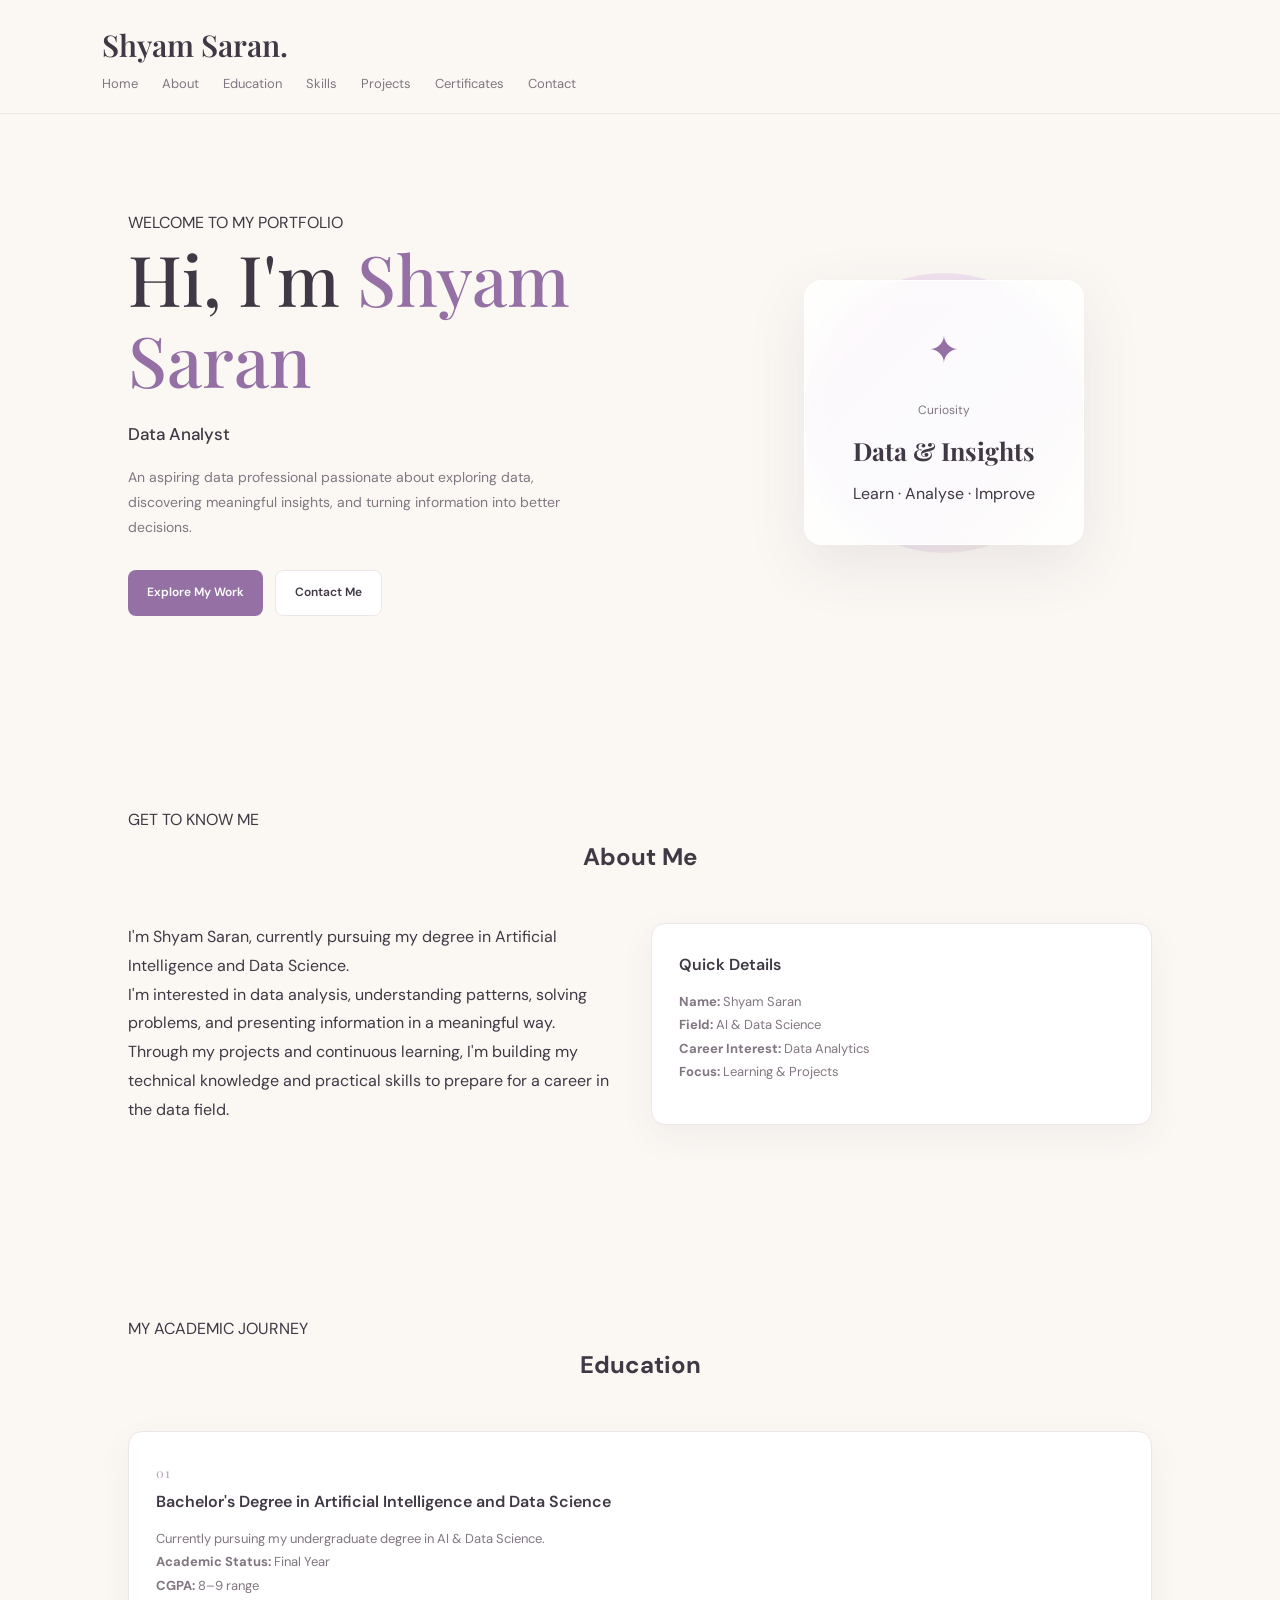
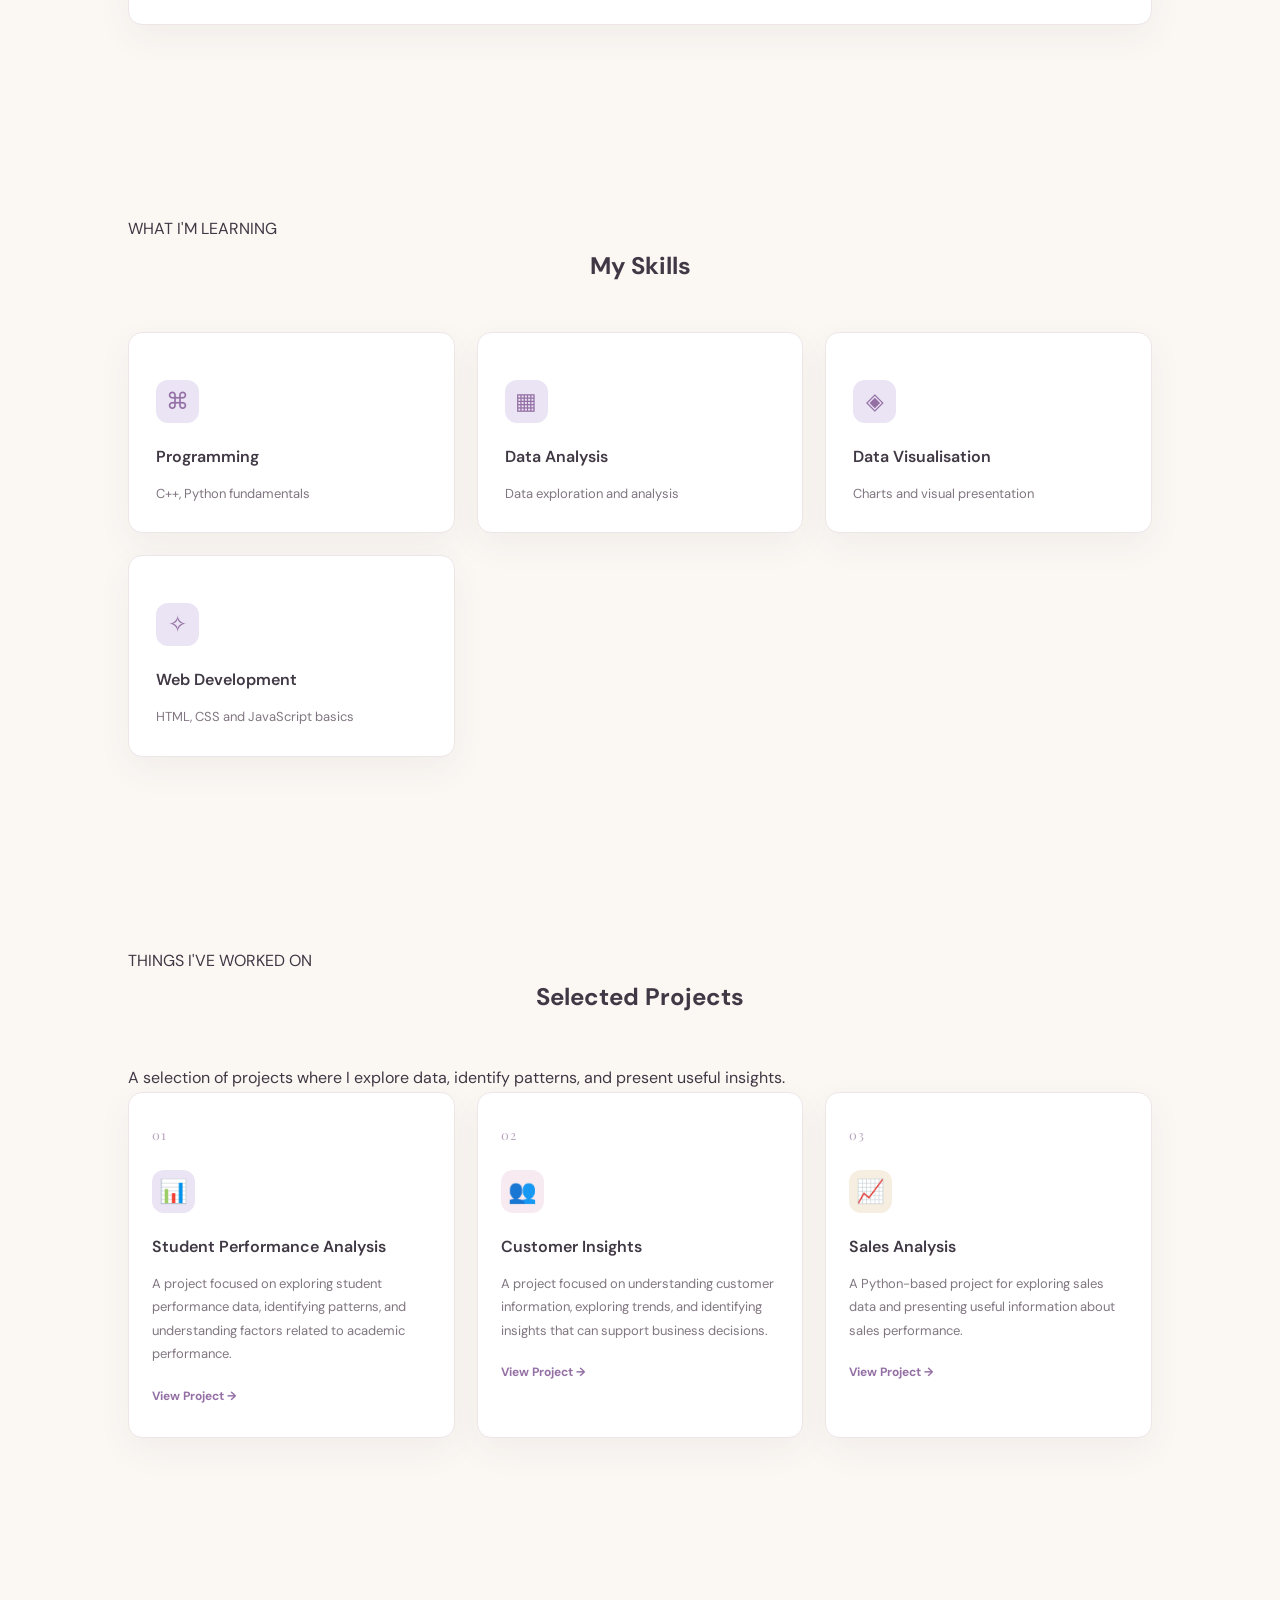
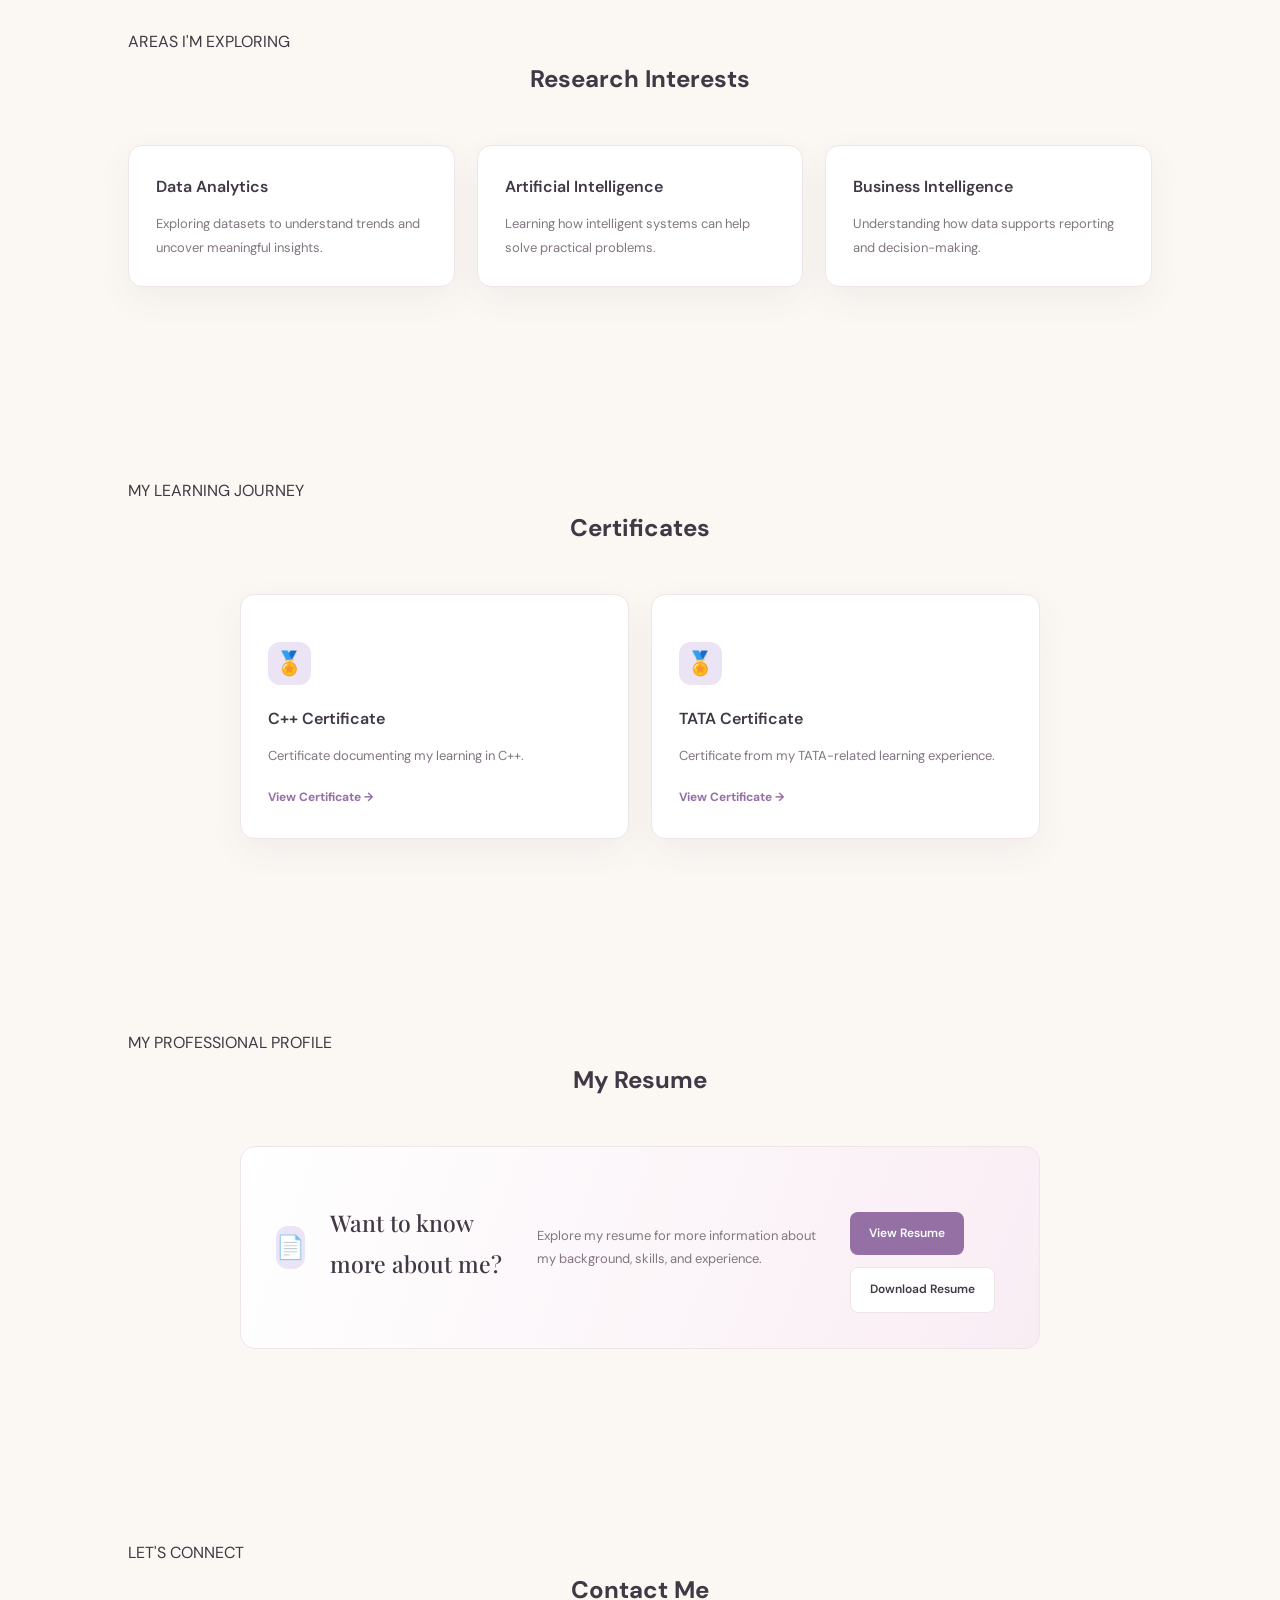
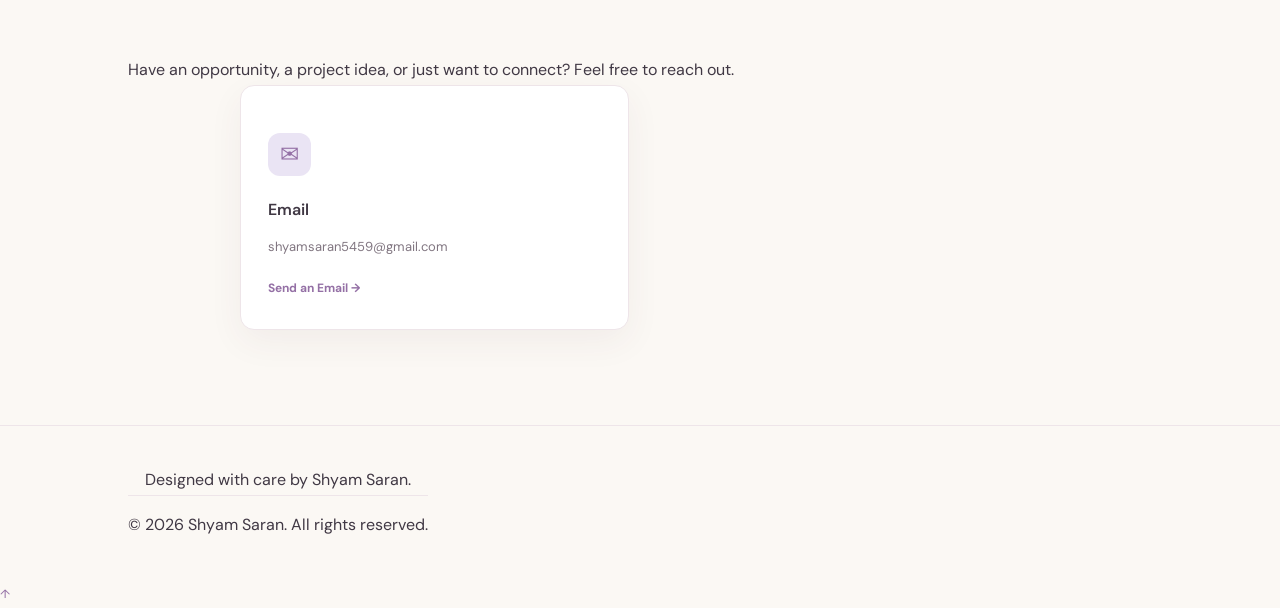
<file: index.html>
<!DOCTYPE html>
<html lang="en">
<head>
    <meta charset="UTF-8">
    <meta name="viewport" content="width=device-width, initial-scale=1.0">

    <title>Shyam Saran | Portfolio</title>

    <meta name="description"
          content="Shyam Saran's portfolio showcasing data analysis projects, skills, education, certificates and resume.">

    <link rel="stylesheet" href="style.css">

    <link rel="preconnect" href="https://fonts.googleapis.com">
    <link rel="preconnect" href="https://fonts.gstatic.com" crossorigin>

    <link href="https://fonts.googleapis.com/css2?family=DM+Sans:wght@400;500;600;700&family=Playfair+Display:wght@500;600;700&display=swap"
          rel="stylesheet">
</head>

<body>

    <!-- NAVIGATION -->
    <header class="navbar">
        <div class="container nav-container">

            <a href="#home" class="logo">Shyam Saran.</a>

            <nav class="nav-links">
                <a href="#home">Home</a>
                <a href="#about">About</a>
                <a href="#education">Education</a>
                <a href="#skills">Skills</a>
                <a href="#projects">Projects</a>
                <a href="#certificates">Certificates</a>
                <a href="#contact">Contact</a>
            </nav>

        </div>
    </header>


    <main>

        <!-- HOME -->
        <section class="hero section" id="home">

            <div class="container hero-content">

                <p class="hero-label">WELCOME TO MY PORTFOLIO</p>

                <h1>
                    Hi, I'm <span>Shyam Saran</span>
                </h1>

                <h2>Data Analyst</h2>

                <p class="hero-description">
                    An aspiring data professional passionate about exploring
                    data, discovering meaningful insights, and turning
                    information into better decisions.
                </p>

                <div class="hero-buttons">

                    <a href="#projects" class="button primary">
                        Explore My Work
                    </a>

                    <a href="#contact" class="button secondary">
                        Contact Me
                    </a>

                </div>

            </div>

            <div class="hero-art">
                <div class="art-circle"></div>

                <div class="profile-card">
                    <span class="profile-icon">✦</span>
                    <p>Curiosity</p>
                    <h3>Data & Insights</h3>
                    <span class="profile-small">
                        Learn · Analyse · Improve
                    </span>
                </div>
            </div>

        </section>


        <!-- ABOUT -->
        <section class="section" id="about">

            <div class="container">

                <p class="section-subtitle">GET TO KNOW ME</p>

                <h2 class="section-heading">About Me</h2>

                <div class="about-grid">

                    <div class="about-text">

                        <p>
                            I'm Shyam Saran, currently pursuing my degree
                            in Artificial Intelligence and Data Science.
                        </p>

                        <p>
                            I'm interested in data analysis, understanding
                            patterns, solving problems, and presenting
                            information in a meaningful way.
                        </p>

                        <p>
                            Through my projects and continuous learning,
                            I'm building my technical knowledge and
                            practical skills to prepare for a career
                            in the data field.
                        </p>

                    </div>

                    <div class="info-card">

                        <h3>Quick Details</h3>

                        <p>
                            <strong>Name:</strong> Shyam Saran
                        </p>

                        <p>
                            <strong>Field:</strong> AI & Data Science
                        </p>

                        <p>
                            <strong>Career Interest:</strong> Data Analytics
                        </p>

                        <p>
                            <strong>Focus:</strong> Learning & Projects
                        </p>

                    </div>

                </div>

            </div>

        </section>


        <!-- EDUCATION -->
        <section class="section" id="education">

            <div class="container">

                <p class="section-subtitle">MY ACADEMIC JOURNEY</p>

                <h2 class="section-heading">Education</h2>

                <div class="info-card education-card">

                    <span class="project-number">01</span>

                    <h3>
                        Bachelor's Degree in Artificial Intelligence
                        and Data Science
                    </h3>

                    <p>
                        Currently pursuing my undergraduate degree
                        in AI & Data Science.
                    </p>

                    <p>
                        <strong>Academic Status:</strong>
                        Final Year
                    </p>

                    <p>
                        <strong>CGPA:</strong>
                        8–9 range
                    </p>

                </div>

            </div>

        </section>


        <!-- SKILLS -->
        <section class="section" id="skills">

            <div class="container">

                <p class="section-subtitle">WHAT I'M LEARNING</p>

                <h2 class="section-heading">My Skills</h2>

                <div class="skills-grid">

                    <div class="info-card">
                        <span class="project-icon">⌘</span>
                        <h3>Programming</h3>
                        <p>C++, Python fundamentals</p>
                    </div>

                    <div class="info-card">
                        <span class="project-icon">▦</span>
                        <h3>Data Analysis</h3>
                        <p>Data exploration and analysis</p>
                    </div>

                    <div class="info-card">
                        <span class="project-icon">◈</span>
                        <h3>Data Visualisation</h3>
                        <p>Charts and visual presentation</p>
                    </div>

                    <div class="info-card">
                        <span class="project-icon">✧</span>
                        <h3>Web Development</h3>
                        <p>HTML, CSS and JavaScript basics</p>
                    </div>

                </div>

            </div>

        </section>


        <!-- PROJECTS: EXISTING PROJECTS PRESERVED -->
        <section class="section" id="projects">

            <div class="container">

                <p class="section-subtitle">THINGS I'VE WORKED ON</p>

                <h2 class="section-heading">Selected Projects</h2>

                <p class="section-description">
                    A selection of projects where I explore data,
                    identify patterns, and present useful insights.
                </p>

                <div class="projects-grid">

                    <!-- PROJECT 1 -->
                    <article class="project-card">

                        <span class="project-number">01</span>

                        <div class="project-icon">📊</div>

                        <h3>Student Performance Analysis</h3>

                        <p>
                            A project focused on exploring student
                            performance data, identifying patterns,
                            and understanding factors related to
                            academic performance.
                        </p>

                        <a href="student-performance.html"
                           class="text-link">
                            View Project →
                        </a>

                    </article>


                    <!-- PROJECT 2 -->
                    <article class="project-card">

                        <span class="project-number">02</span>

                        <div class="project-icon">👥</div>

                        <h3>Customer Insights</h3>

                        <p>
                            A project focused on understanding customer
                            information, exploring trends, and identifying
                            insights that can support business decisions.
                        </p>

                        <a href="customer-insights.html"
                           class="text-link">
                            View Project →
                        </a>

                    </article>


                    <!-- PROJECT 3 -->
                    <article class="project-card">

                        <span class="project-number">03</span>

                        <div class="project-icon">📈</div>

                        <h3>Sales Analysis</h3>

                        <p>
                            A Python-based project for exploring sales
                            data and presenting useful information
                            about sales performance.
                        </p>

                        <a href="sales_analysis.py"
                           class="text-link">
                            View Project →
                        </a>

                    </article>

                </div>

            </div>

        </section>


        <!-- RESEARCH INTERESTS -->
        <section class="section" id="research">

            <div class="container">

                <p class="section-subtitle">AREAS I'M EXPLORING</p>

                <h2 class="section-heading">Research Interests</h2>

                <div class="skills-grid">

                    <div class="info-card">
                        <h3>Data Analytics</h3>
                        <p>
                            Exploring datasets to understand trends
                            and uncover meaningful insights.
                        </p>
                    </div>

                    <div class="info-card">
                        <h3>Artificial Intelligence</h3>
                        <p>
                            Learning how intelligent systems can
                            help solve practical problems.
                        </p>
                    </div>

                    <div class="info-card">
                        <h3>Business Intelligence</h3>
                        <p>
                            Understanding how data supports
                            reporting and decision-making.
                        </p>
                    </div>

                </div>

            </div>

        </section>


        <!-- CERTIFICATES -->
        <section class="section" id="certificates">

            <div class="container">

                <p class="section-subtitle">MY LEARNING JOURNEY</p>

                <h2 class="section-heading">Certificates</h2>

                <div class="certificates-grid">

                    <div class="info-card">

                        <div class="project-icon">🏅</div>

                        <h3>C++ Certificate</h3>

                        <p>
                            Certificate documenting my learning
                            in C++.
                        </p>

                        <a href="Shyam%20Saran%20N%20C%2B%2B%20Certificate.pdf"
                           target="_blank"
                           rel="noopener noreferrer"
                           class="text-link">
                            View Certificate →
                        </a>

                    </div>


                    <div class="info-card">

                        <div class="project-icon">🏅</div>

                        <h3>TATA Certificate</h3>

                        <p>
                            Certificate from my TATA-related
                            learning experience.
                        </p>

                        <a href="TATA%20certificate.saran.pdf"
                           target="_blank"
                           rel="noopener noreferrer"
                           class="text-link">
                            View Certificate →
                        </a>

                    </div>

                </div>

            </div>

        </section>


        <!-- RESUME -->
        <section class="section" id="resume">

            <div class="container">

                <p class="section-subtitle">MY PROFESSIONAL PROFILE</p>

                <h2 class="section-heading">My Resume</h2>

                <div class="resume-card">

                    <div class="project-icon">📄</div>

                    <h3>Want to know more about me?</h3>

                    <p>
                        Explore my resume for more information
                        about my background, skills, and experience.
                    </p>

                    <div class="hero-buttons">

                        <a href="resume.pdf"
                           target="_blank"
                           rel="noopener noreferrer"
                           class="button primary">
                            View Resume
                        </a>

                        <a href="resume.pdf"
                           download
                           class="button secondary">
                            Download Resume
                        </a>

                    </div>

                </div>

            </div>

        </section>


        <!-- CONTACT -->
        <section class="section" id="contact">

            <div class="container">

                <p class="section-subtitle">LET'S CONNECT</p>

                <h2 class="section-heading">Contact Me</h2>

                <p class="section-description">
                    Have an opportunity, a project idea, or just
                    want to connect? Feel free to reach out.
                </p>

                <div class="contact-grid">

                    <div class="info-card">

                        <div class="project-icon">✉</div>

                        <h3>Email</h3>

                        <p>shyamsaran5459@gmail.com</p>

                        <a href="mailto:shyamsaran5459@gmail.com"
                           class="text-link">
                            Send an Email →
                        </a>

                    </div>

                </div>

            </div>

        </section>

    </main>


    <!-- FOOTER -->
    <footer class="footer">

        <div class="container">

            <p>
                Designed with care by Shyam Saran.
            </p>

            <p class="copyright">
                © <span id="year"></span> Shyam Saran.
                All rights reserved.
            </p>

        </div>

    </footer>


    <a href="#home" class="back-to-top" aria-label="Back to top">
        ↑
    </a>


    <script src="script.js"></script>

</body>
</html>
</file>
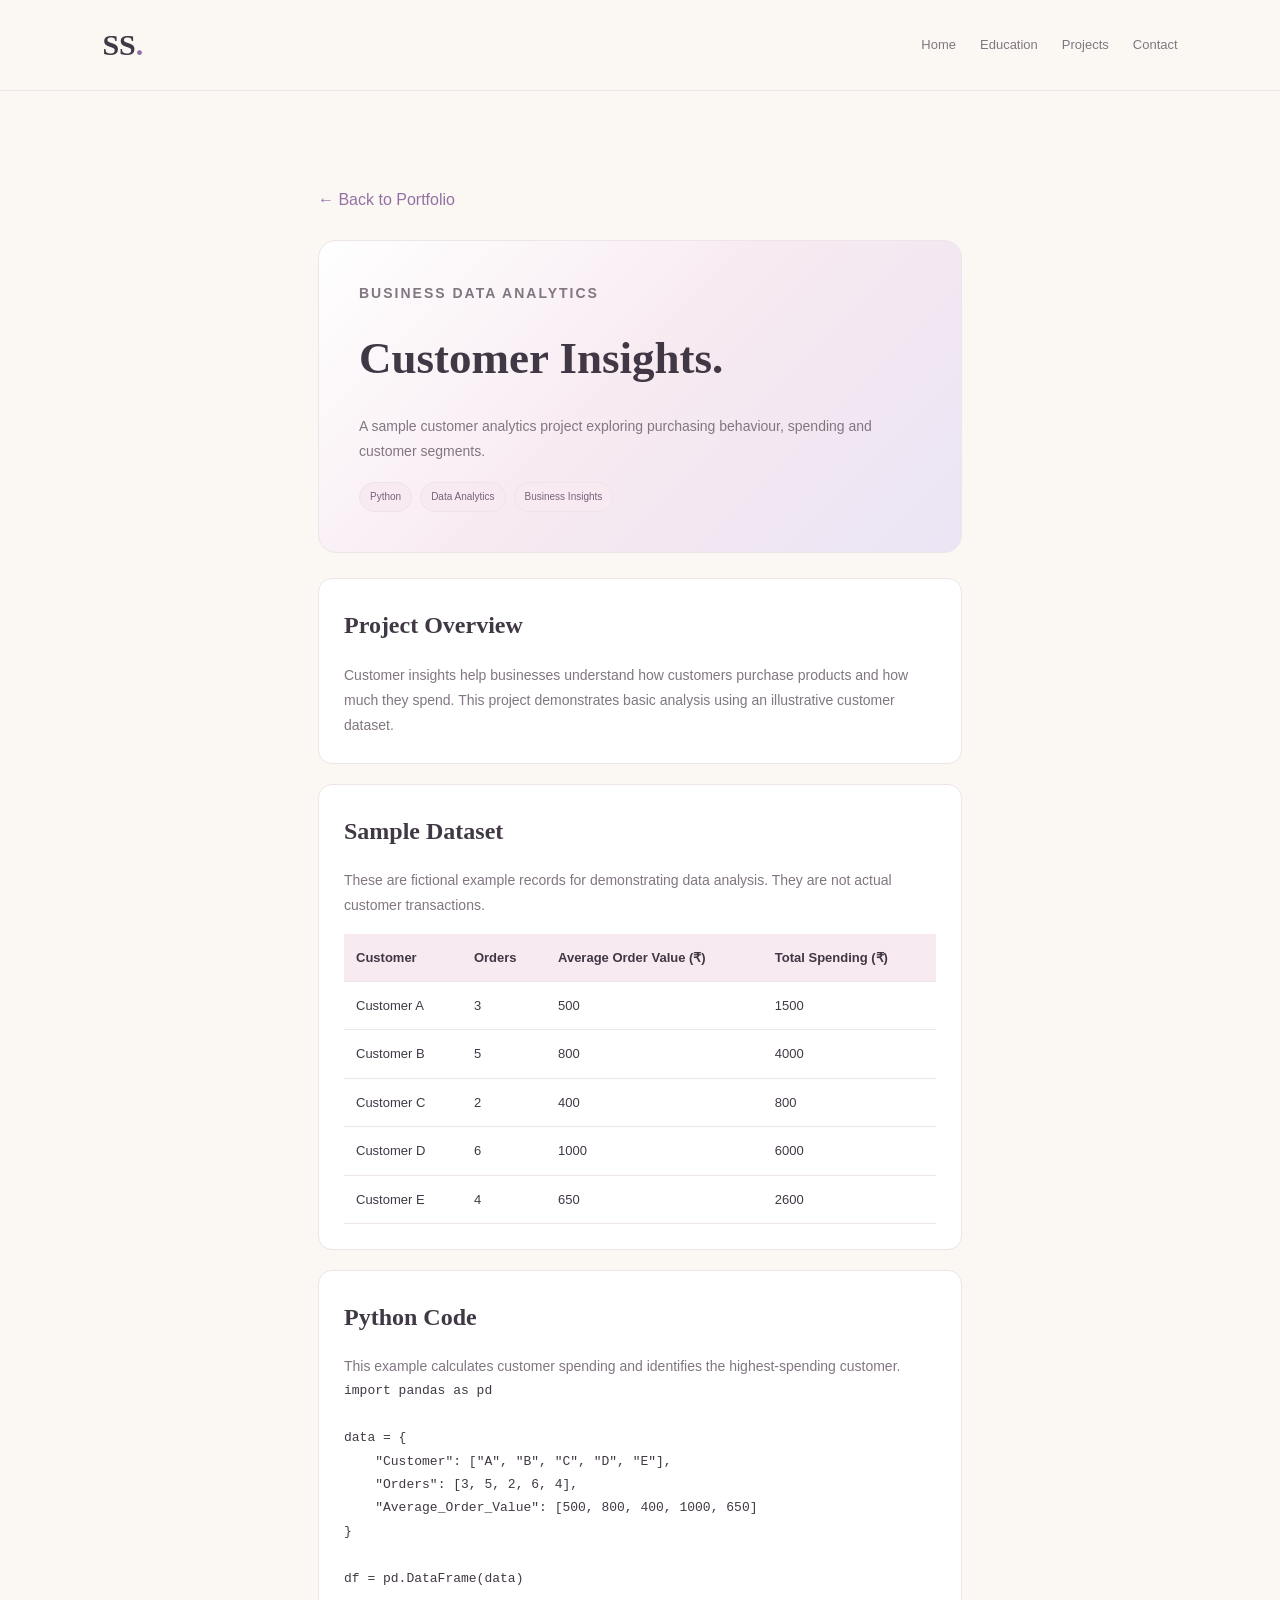
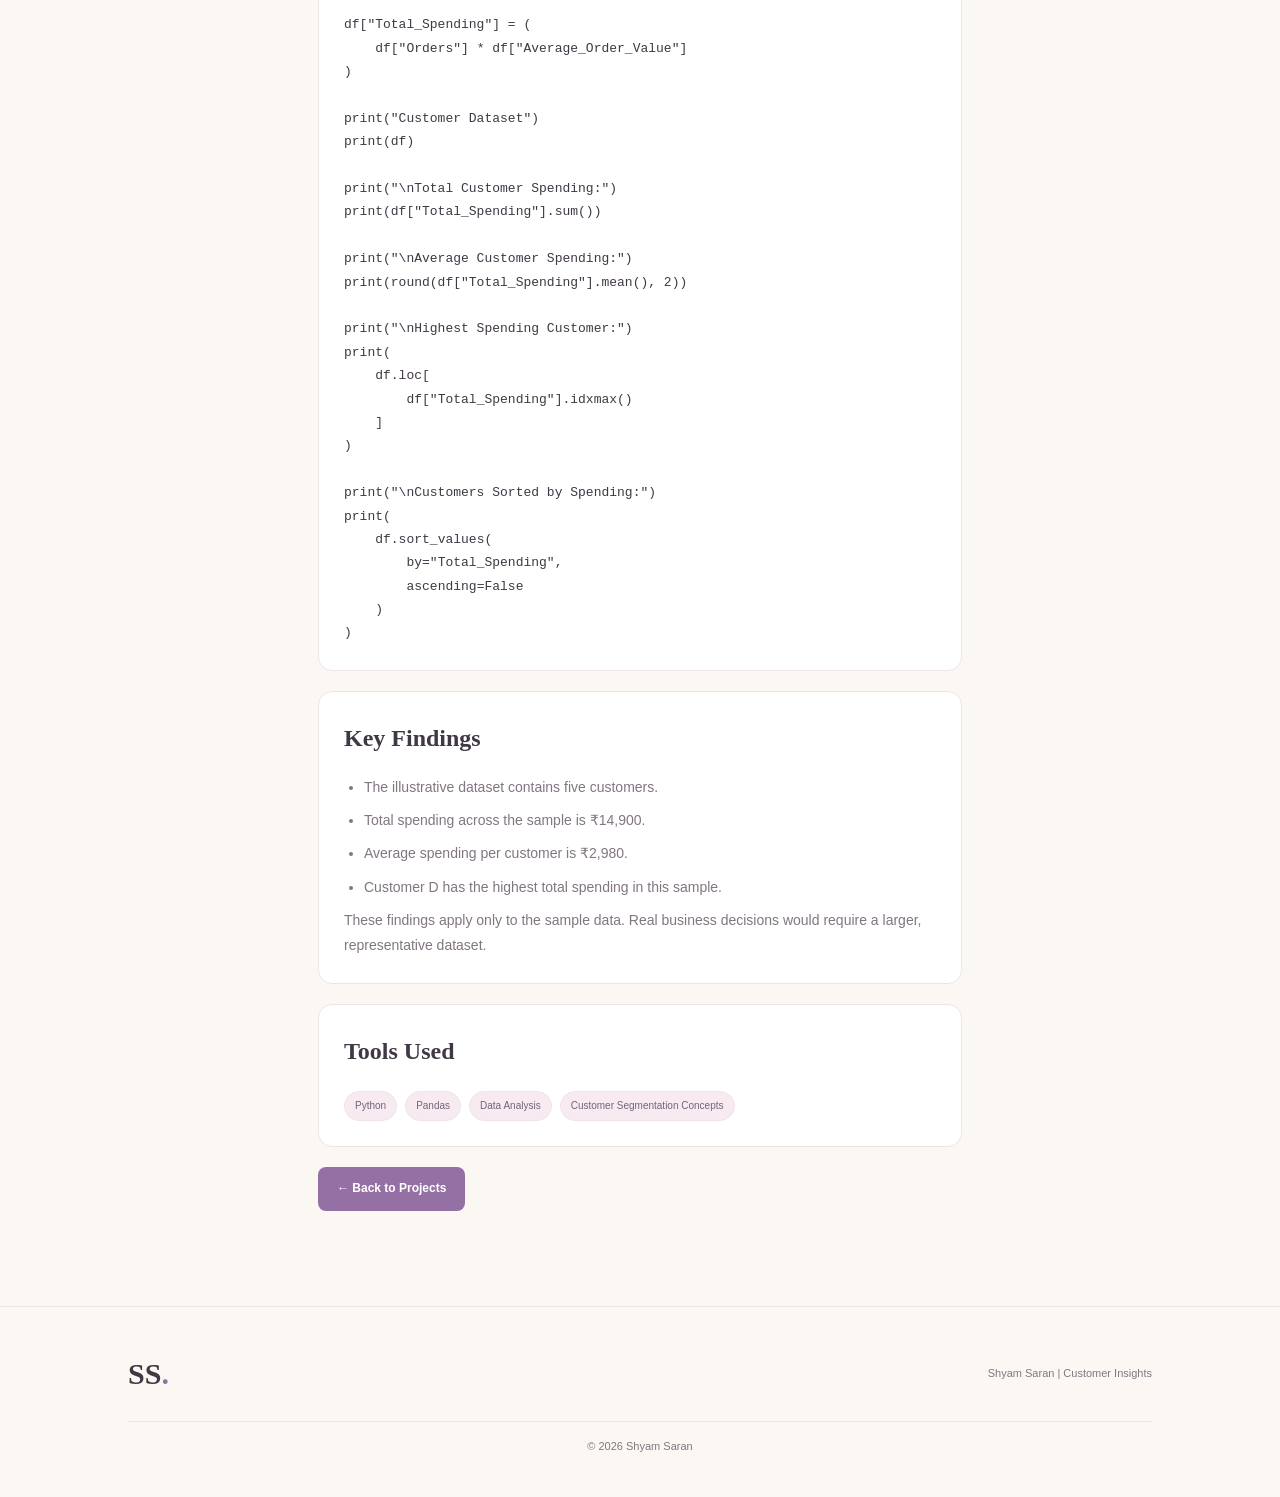
<file: customer-insights.html>
<!DOCTYPE html>
<html lang="en">

<head>
    <meta charset="UTF-8">

    <meta name="viewport" content="width=device-width, initial-scale=1.0">

    <title>Customer Insights | Shyam Saran</title>

    <link rel="stylesheet" href="style.css">

    <style>
        .project-detail {
            max-width: 900px;
            margin: auto;
        }

        .project-banner {
            padding: 40px;
            background: linear-gradient(135deg, #fff, #f7eaf1, #eae4f4);
            border: 1px solid #eee5e9;
            border-radius: 18px;
            margin-bottom: 25px;
        }

        .project-detail h1,
        .project-detail h2 {
            font-family: "Playfair Display", serif;
            margin-bottom: 15px;
        }

        .project-detail h1 {
            font-size: clamp(30px, 5vw, 45px);
        }

        .project-detail p,
        .project-detail li {
            color: #817681;
            font-size: 14px;
        }

        .project-panel {
            background: white;
            border: 1px solid #eee5e9;
            border-radius: 14px;
            padding: 25px;
            margin: 20px 0;
        }

        .project-detail table {
            width: 100%;
            border-collapse: collapse;
            margin-top: 15px;
            font-size: 13px;
        }

        .project-detail th,
        .project-detail td {
            padding: 12px;
            text-align: left;
            border-bottom: 1px solid #eee5e9;
        }

        .project-detail th {
            background: #f7eaf1;
        }

        .project-detail ul {
            padding-left: 20px;
        }

        .project-detail li {
            margin: 8px 0;
        }

        .back-link {
            display: inline-block;
            margin-bottom: 25px;
            color: #9470a5;
        }

        @media (max-width: 600px) {
            .project-banner {
                padding: 25px;
            }

            .project-panel {
                padding: 15px;
                overflow-x: auto;
            }
        }
    </style>

</head>

<body>

    <header class="navbar">

        <a href="index.html" class="logo">SS<span>.</span></a>

        <nav>
            <a href="index.html">Home</a>
            <a href="index.html#education">Education</a>
            <a href="index.html#projects">Projects</a>
            <a href="index.html#contact">Contact</a>
        </nav>

    </header>


    <main class="section project-detail">

        <a href="index.html#projects" class="back-link">
            ← Back to Portfolio
        </a>


        <div class="project-banner">

            <p class="eyebrow">BUSINESS DATA ANALYTICS</p>

            <h1>Customer Insights<span>.</span></h1>

            <p>
                A sample customer analytics project exploring
                purchasing behaviour, spending and customer segments.
            </p>

            <div class="tags">
                <span>Python</span>
                <span>Data Analytics</span>
                <span>Business Insights</span>
            </div>

        </div>


        <section class="project-panel">

            <h2>Project Overview</h2>

            <p>
                Customer insights help businesses understand how
                customers purchase products and how much they spend.
                This project demonstrates basic analysis using
                an illustrative customer dataset.
            </p>

        </section>


        <section class="project-panel">

            <h2>Sample Dataset</h2>

            <p>
                These are fictional example records for demonstrating
                data analysis. They are not actual customer transactions.
            </p>

            <table>

                <thead>
                    <tr>
                        <th>Customer</th>
                        <th>Orders</th>
                        <th>Average Order Value (₹)</th>
                        <th>Total Spending (₹)</th>
                    </tr>
                </thead>

                <tbody>
                    <tr>
                        <td>Customer A</td>
                        <td>3</td>
                        <td>500</td>
                        <td>1500</td>
                    </tr>

                    <tr>
                        <td>Customer B</td>
                        <td>5</td>
                        <td>800</td>
                        <td>4000</td>
                    </tr>

                    <tr>
                        <td>Customer C</td>
                        <td>2</td>
                        <td>400</td>
                        <td>800</td>
                    </tr>

                    <tr>
                        <td>Customer D</td>
                        <td>6</td>
                        <td>1000</td>
                        <td>6000</td>
                    </tr>

                    <tr>
                        <td>Customer E</td>
                        <td>4</td>
                        <td>650</td>
                        <td>2600</td>
                    </tr>
                </tbody>

            </table>

        </section>


        <section class="project-panel">

            <h2>Python Code</h2>

            <p>
                This example calculates customer spending and
                identifies the highest-spending customer.
            </p>

            <pre style="white-space: pre-wrap; overflow-wrap: anywhere;"><code>import pandas as pd

data = {
    "Customer": ["A", "B", "C", "D", "E"],
    "Orders": [3, 5, 2, 6, 4],
    "Average_Order_Value": [500, 800, 400, 1000, 650]
}

df = pd.DataFrame(data)

df["Total_Spending"] = (
    df["Orders"] * df["Average_Order_Value"]
)

print("Customer Dataset")
print(df)

print("\nTotal Customer Spending:")
print(df["Total_Spending"].sum())

print("\nAverage Customer Spending:")
print(round(df["Total_Spending"].mean(), 2))

print("\nHighest Spending Customer:")
print(
    df.loc[
        df["Total_Spending"].idxmax()
    ]
)

print("\nCustomers Sorted by Spending:")
print(
    df.sort_values(
        by="Total_Spending",
        ascending=False
    )
)</code></pre>

        </section>


        <section class="project-panel">

            <h2>Key Findings</h2>

            <ul>
                <li>The illustrative dataset contains five customers.</li>
                <li>Total spending across the sample is ₹14,900.</li>
                <li>Average spending per customer is ₹2,980.</li>
                <li>Customer D has the highest total spending in this sample.</li>
            </ul>

            <p>
                These findings apply only to the sample data.
                Real business decisions would require a larger,
                representative dataset.
            </p>

        </section>


        <section class="project-panel">

            <h2>Tools Used</h2>

            <div class="tags">
                <span>Python</span>
                <span>Pandas</span>
                <span>Data Analysis</span>
                <span>Customer Segmentation Concepts</span>
            </div>

        </section>


        <a href="index.html#projects" class="button primary">
            ← Back to Projects
        </a>

    </main>


    <footer class="footer">

        <a href="index.html" class="logo">SS<span>.</span></a>

        <p>Shyam Saran | Customer Insights</p>

        <p class="copyright">
            © <span id="year"></span> Shyam Saran
        </p>

    </footer>


    <script>
        document.getElementById("year").textContent =
            new Date().getFullYear();
    </script>

</body>

</html>
</file>
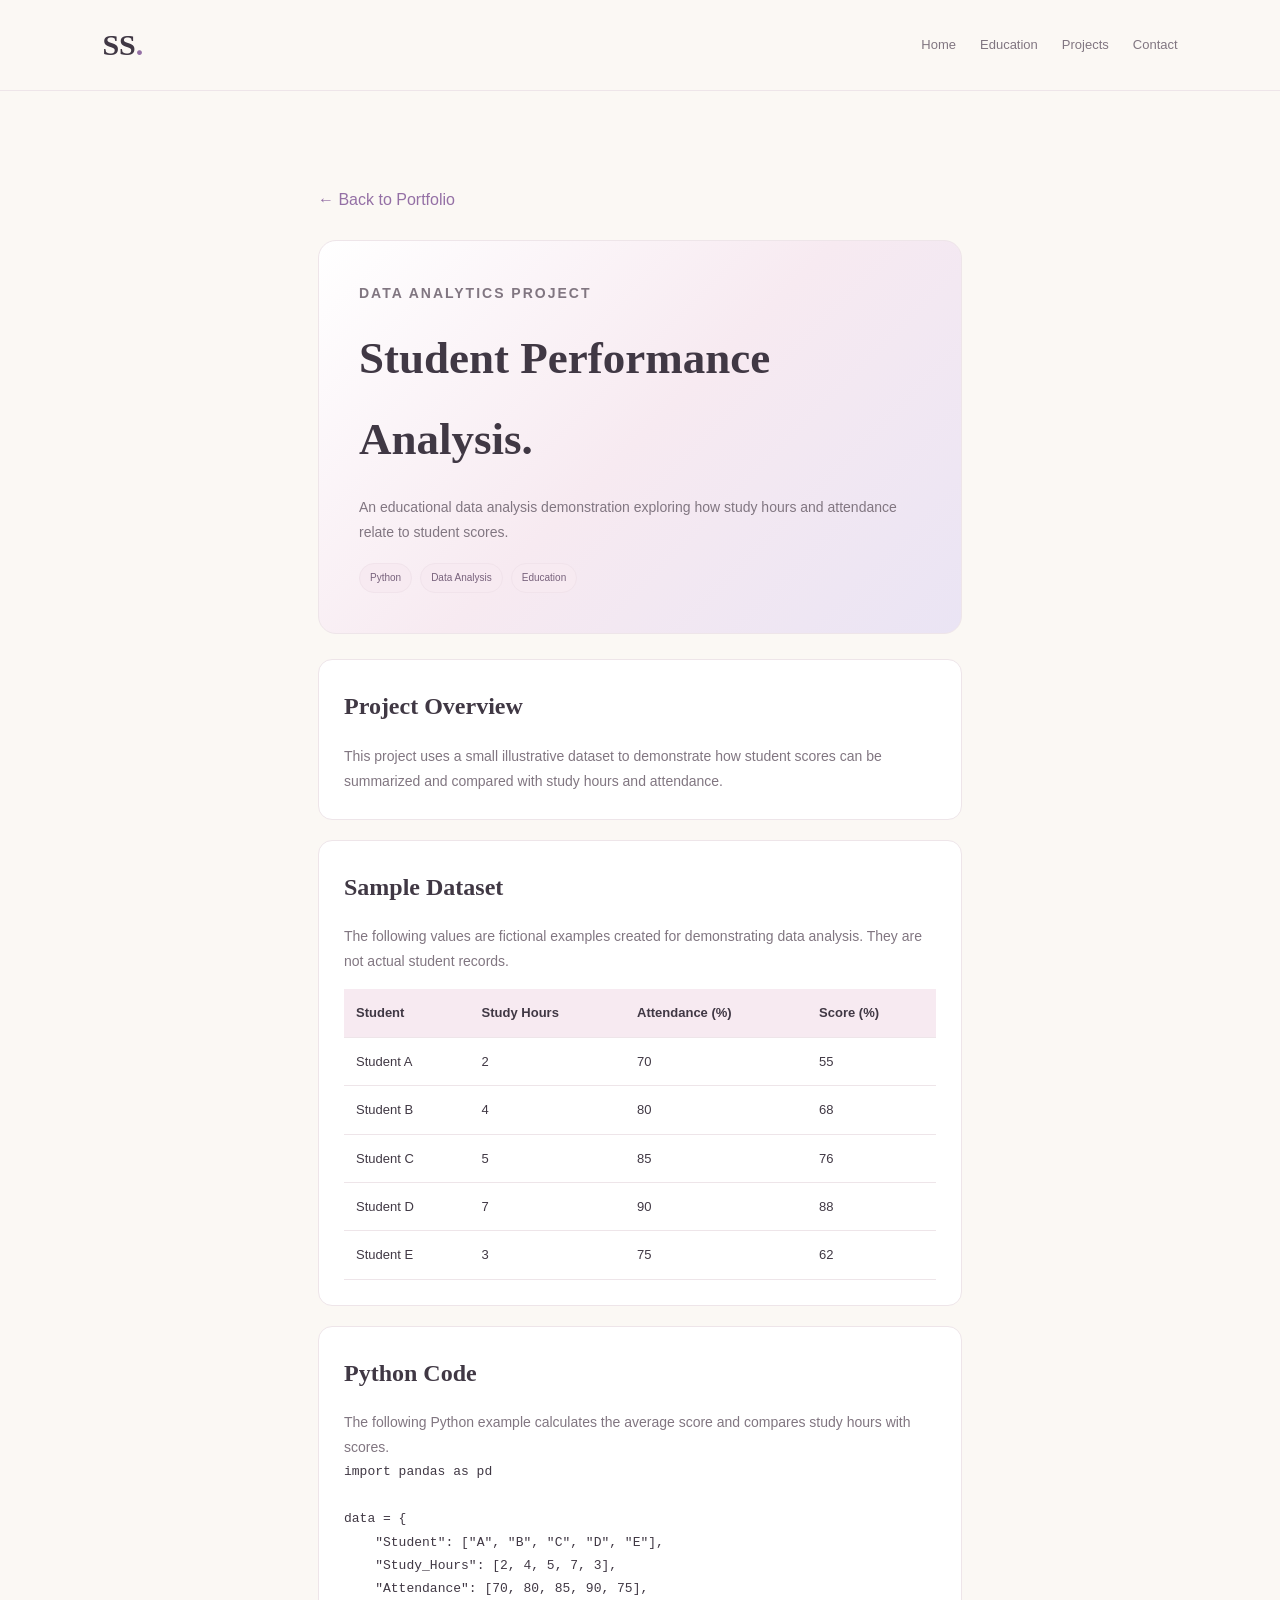
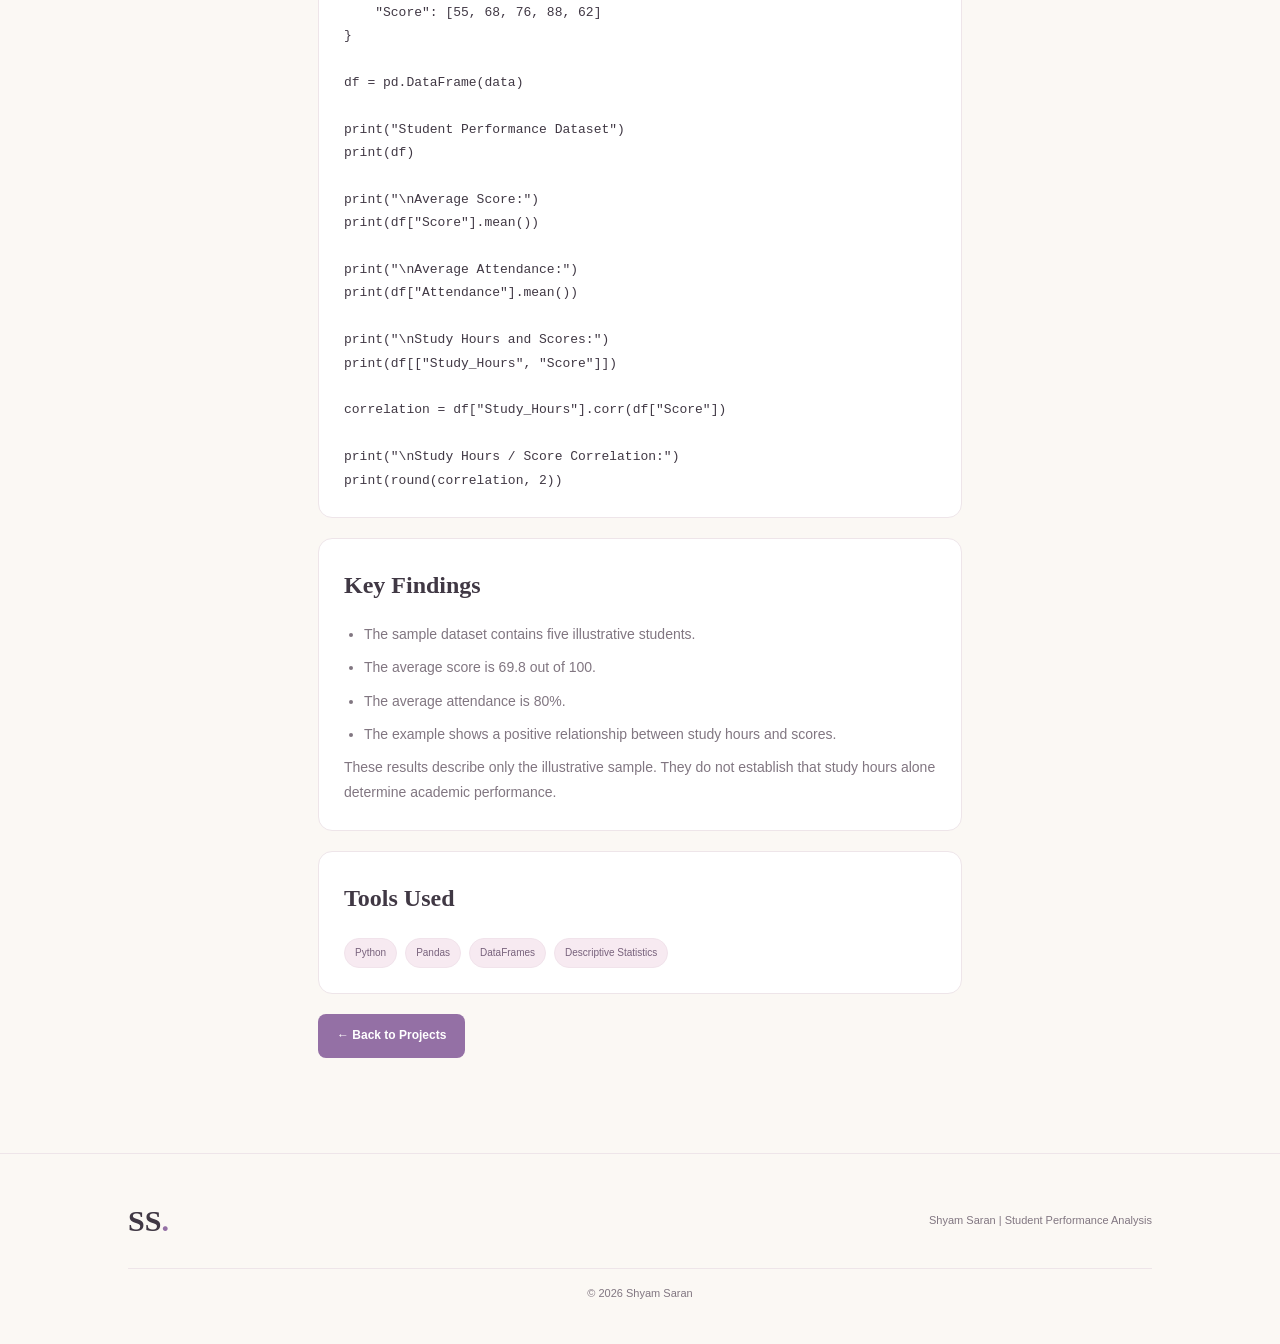
<file: student-performance.html>
<!DOCTYPE html>
<html lang="en">

<head>
    <meta charset="UTF-8">

    <meta name="viewport" content="width=device-width, initial-scale=1.0">

    <title>Student Performance Analysis | Shyam Saran</title>

    <link rel="stylesheet" href="style.css">

    <style>
        .project-detail {
            max-width: 900px;
            margin: auto;
        }

        .project-banner {
            padding: 40px;
            background: linear-gradient(135deg, #fff, #f7eaf1, #eae4f4);
            border: 1px solid #eee5e9;
            border-radius: 18px;
            margin-bottom: 25px;
        }

        .project-detail h1,
        .project-detail h2 {
            font-family: "Playfair Display", serif;
            margin-bottom: 15px;
        }

        .project-detail h1 {
            font-size: clamp(30px, 5vw, 45px);
        }

        .project-detail p,
        .project-detail li {
            color: #817681;
            font-size: 14px;
        }

        .project-panel {
            background: white;
            border: 1px solid #eee5e9;
            border-radius: 14px;
            padding: 25px;
            margin: 20px 0;
        }

        .project-detail table {
            width: 100%;
            border-collapse: collapse;
            margin-top: 15px;
            font-size: 13px;
        }

        .project-detail th,
        .project-detail td {
            padding: 12px;
            text-align: left;
            border-bottom: 1px solid #eee5e9;
        }

        .project-detail th {
            background: #f7eaf1;
        }

        .project-detail ul {
            padding-left: 20px;
        }

        .project-detail li {
            margin: 8px 0;
        }

        .back-link {
            display: inline-block;
            margin-bottom: 25px;
            color: #9470a5;
        }

        @media (max-width: 600px) {
            .project-banner {
                padding: 25px;
            }

            .project-panel {
                padding: 15px;
                overflow-x: auto;
            }
        }
    </style>

</head>

<body>

    <header class="navbar">

        <a href="index.html" class="logo">SS<span>.</span></a>

        <nav>
            <a href="index.html">Home</a>
            <a href="index.html#education">Education</a>
            <a href="index.html#projects">Projects</a>
            <a href="index.html#contact">Contact</a>
        </nav>

    </header>


    <main class="section project-detail">

        <a href="index.html#projects" class="back-link">
            ← Back to Portfolio
        </a>


        <div class="project-banner">

            <p class="eyebrow">DATA ANALYTICS PROJECT</p>

            <h1>Student Performance Analysis<span>.</span></h1>

            <p>
                An educational data analysis demonstration exploring
                how study hours and attendance relate to student scores.
            </p>

            <div class="tags">
                <span>Python</span>
                <span>Data Analysis</span>
                <span>Education</span>
            </div>

        </div>


        <section class="project-panel">

            <h2>Project Overview</h2>

            <p>
                This project uses a small illustrative dataset to
                demonstrate how student scores can be summarized
                and compared with study hours and attendance.
            </p>

        </section>


        <section class="project-panel">

            <h2>Sample Dataset</h2>

            <p>
                The following values are fictional examples created
                for demonstrating data analysis. They are not actual
                student records.
            </p>

            <table>

                <thead>
                    <tr>
                        <th>Student</th>
                        <th>Study Hours</th>
                        <th>Attendance (%)</th>
                        <th>Score (%)</th>
                    </tr>
                </thead>

                <tbody>
                    <tr>
                        <td>Student A</td>
                        <td>2</td>
                        <td>70</td>
                        <td>55</td>
                    </tr>

                    <tr>
                        <td>Student B</td>
                        <td>4</td>
                        <td>80</td>
                        <td>68</td>
                    </tr>

                    <tr>
                        <td>Student C</td>
                        <td>5</td>
                        <td>85</td>
                        <td>76</td>
                    </tr>

                    <tr>
                        <td>Student D</td>
                        <td>7</td>
                        <td>90</td>
                        <td>88</td>
                    </tr>

                    <tr>
                        <td>Student E</td>
                        <td>3</td>
                        <td>75</td>
                        <td>62</td>
                    </tr>
                </tbody>

            </table>

        </section>


        <section class="project-panel">

            <h2>Python Code</h2>

            <p>
                The following Python example calculates the average
                score and compares study hours with scores.
            </p>

            <pre style="white-space: pre-wrap; overflow-wrap: anywhere;"><code>import pandas as pd

data = {
    "Student": ["A", "B", "C", "D", "E"],
    "Study_Hours": [2, 4, 5, 7, 3],
    "Attendance": [70, 80, 85, 90, 75],
    "Score": [55, 68, 76, 88, 62]
}

df = pd.DataFrame(data)

print("Student Performance Dataset")
print(df)

print("\nAverage Score:")
print(df["Score"].mean())

print("\nAverage Attendance:")
print(df["Attendance"].mean())

print("\nStudy Hours and Scores:")
print(df[["Study_Hours", "Score"]])

correlation = df["Study_Hours"].corr(df["Score"])

print("\nStudy Hours / Score Correlation:")
print(round(correlation, 2))</code></pre>

        </section>


        <section class="project-panel">

            <h2>Key Findings</h2>

            <ul>
                <li>The sample dataset contains five illustrative students.</li>
                <li>The average score is 69.8 out of 100.</li>
                <li>The average attendance is 80%.</li>
                <li>The example shows a positive relationship between study hours and scores.</li>
            </ul>

            <p>
                These results describe only the illustrative sample.
                They do not establish that study hours alone determine
                academic performance.
            </p>

        </section>


        <section class="project-panel">

            <h2>Tools Used</h2>

            <div class="tags">
                <span>Python</span>
                <span>Pandas</span>
                <span>DataFrames</span>
                <span>Descriptive Statistics</span>
            </div>

        </section>


        <a href="index.html#projects" class="button primary">
            ← Back to Projects
        </a>

    </main>


    <footer class="footer">

        <a href="index.html" class="logo">SS<span>.</span></a>

        <p>Shyam Saran | Student Performance Analysis</p>

        <p class="copyright">
            © <span id="year"></span> Shyam Saran
        </p>

    </footer>


    <script>
        document.getElementById("year").textContent =
            new Date().getFullYear();
    </script>

</body>

</html>
</file>
<file: style.css>
/* =========================
   SHYAM SARAN PORTFOLIO
   Cream + Pastel Pink Theme
========================= */

:root {
    --background: #fbf8f4;
    --surface: #ffffff;
    --pink: #e8c5d8;
    --pink-light: #f7eaf1;
    --lavender: #eae4f4;
    --text: #403844;
    --muted: #817681;
    --border: #eee5e9;
    --accent: #9470a5;
    --shadow: 0 12px 35px rgba(80, 55, 75, 0.06);
}

* {
    margin: 0;
    padding: 0;
    box-sizing: border-box;
    scroll-behavior: smooth;
}

body {
    font-family: "DM Sans", sans-serif;
    background: var(--background);
    color: var(--text);
    line-height: 1.8;
}

a {
    text-decoration: none;
    color: inherit;
}

button,
a {
    -webkit-tap-highlight-color: transparent;
}

::selection {
    background: var(--pink);
    color: var(--text);
}

/* Navigation */

.navbar {
    width: 100%;
    min-height: 76px;
    padding: 18px 8%;
    display: flex;
    align-items: center;
    justify-content: space-between;
    gap: 25px;
    background: rgba(251, 248, 244, 0.95);
    border-bottom: 1px solid var(--border);
    position: sticky;
    top: 0;
    z-index: 100;
    backdrop-filter: blur(12px);
}

.logo {
    font-family: "Playfair Display", serif;
    font-size: 30px;
    font-weight: 600;
}

.logo span,
.section-heading h2 span,
.hero h1 span {
    color: var(--accent);
}

.navbar nav {
    display: flex;
    align-items: center;
    gap: 24px;
    flex-wrap: wrap;
}

.navbar nav a {
    font-size: 13px;
    color: var(--muted);
    transition: color 0.25s ease;
}

.navbar nav a:hover {
    color: var(--accent);
}

/* Common Sections */

.section {
    padding: 95px 10%;
    scroll-margin-top: 75px;
}

.eyebrow {
    color: var(--accent);
    font-size: 10px;
    font-weight: 700;
    letter-spacing: 2px;
    text-transform: uppercase;
    margin-bottom: 12px;
}

.section-heading {
    text-align: center;
    max-width: 650px;
    margin: 0 auto 45px;
}

.section-heading h2 {
    font-family: "Playfair Display", serif;
    font-size: clamp(30px, 4vw, 43px);
    font-weight: 500;
    line-height: 1.3;
    margin-bottom: 15px;
}

.section-heading > p:last-child {
    color: var(--muted);
    font-size: 14px;
}

.section-note {
    text-align: center;
    color: var(--muted);
    font-size: 12px;
    margin-top: 25px;
}

/* Hero */

.hero {
    min-height: 570px;
    display: grid;
    grid-template-columns: 1.15fr 0.85fr;
    align-items: center;
    gap: 45px;
    overflow: hidden;
}

.hero-content {
    max-width: 570px;
}

.hero h1 {
    font-family: "Playfair Display", serif;
    font-size: clamp(43px, 6vw, 70px);
    font-weight: 500;
    line-height: 1.15;
    margin-bottom: 20px;
}

.hero h2 {
    font-size: 17px;
    font-weight: 500;
    margin-bottom: 15px;
}

.hero-description {
    color: var(--muted);
    max-width: 470px;
    font-size: 14px;
}

.hero-buttons {
    display: flex;
    flex-wrap: wrap;
    gap: 12px;
    margin-top: 30px;
}

.button {
    display: inline-flex;
    align-items: center;
    justify-content: center;
    padding: 11px 19px;
    border-radius: 8px;
    font-size: 12px;
    font-weight: 600;
    transition: transform 0.25s ease, box-shadow 0.25s ease;
}

.button:hover {
    transform: translateY(-3px);
    box-shadow: var(--shadow);
}

.primary {
    background: var(--accent);
    color: white;
}

.secondary {
    background: var(--surface);
    border: 1px solid var(--border);
}

.hero-art {
    position: relative;
    min-height: 350px;
    display: flex;
    align-items: center;
    justify-content: center;
}

.art-circle {
    position: absolute;
    width: 280px;
    height: 280px;
    background: linear-gradient(
        135deg,
        #f6dce8,
        #e8e0f5,
        #f8eadc
    );
    border-radius: 50%;
    opacity: 0.85;
}

.profile-card {
    width: min(280px, 100%);
    padding: 35px 25px;
    position: relative;
    text-align: center;
    background: rgba(255, 255, 255, 0.8);
    border: 1px solid rgba(255, 255, 255, 0.9);
    border-radius: 18px;
    box-shadow: 0 20px 60px rgba(80, 55, 75, 0.1);
    backdrop-filter: blur(10px);
}

.profile-icon {
    display: block;
    font-size: 38px;
    color: var(--accent);
    margin-bottom: 15px;
}

.profile-label {
    color: var(--muted);
    font-size: 10px;
    letter-spacing: 2px;
}

.profile-card h3 {
    font-family: "Playfair Display", serif;
    font-size: 25px;
    margin: 7px 0;
}

.profile-card > p:not(.profile-label) {
    font-size: 12px;
    color: var(--muted);
}

.profile-divider {
    width: 45px;
    height: 2px;
    background: var(--pink);
    margin: 20px auto;
}

.profile-card .profile-note {
    font-size: 11px;
}

.profile-heart {
    display: block;
    color: var(--accent);
    font-size: 25px;
    margin-top: 12px;
}

.decoration {
    position: absolute;
    color: var(--accent);
}

.star {
    top: 30px;
    right: 15%;
    font-size: 35px;
}

.sparkle {
    bottom: 35px;
    left: 12%;
    font-size: 35px;
}

/* Cards */

.about-grid,
.skills-grid,
.projects-grid,
.certificates-grid,
.contact-grid {
    display: grid;
    grid-template-columns: repeat(2, minmax(0, 1fr));
    gap: 22px;
}

.info-card,
.project-card {
    background: var(--surface);
    border: 1px solid var(--border);
    border-radius: 14px;
    padding: 27px;
    box-shadow: var(--shadow);
    transition: transform 0.25s ease, border-color 0.25s ease;
}

.info-card:hover,
.project-card:hover {
    transform: translateY(-5px);
    border-color: var(--pink);
}

.card-icon {
    display: inline-flex;
    align-items: center;
    justify-content: center;
    width: 42px;
    height: 42px;
    margin-bottom: 18px;
    border-radius: 12px;
    background: var(--pink-light);
    color: var(--accent);
    font-size: 20px;
}

.info-card h3,
.project-card h3 {
    font-size: 16px;
    font-weight: 600;
    margin-bottom: 10px;
}

.info-card p,
.project-card p {
    color: var(--muted);
    font-size: 13px;
}

/* Skills */

.skills-grid {
    grid-template-columns: repeat(3, minmax(0, 1fr));
}

.skill-card {
    padding: 25px;
}

.tags {
    display: flex;
    flex-wrap: wrap;
    gap: 8px;
    margin-top: 18px;
}

.tags span {
    display: inline-block;
    padding: 5px 10px;
    background: var(--pink-light);
    border: 1px solid #f1e3eb;
    border-radius: 30px;
    color: #78627c;
    font-size: 10px;
}

/* Projects */

.projects-grid {
    grid-template-columns: repeat(3, minmax(0, 1fr));
}

.project-card {
    position: relative;
    padding: 28px 23px;
}

.project-number {
    font-family: "Playfair Display", serif;
    color: #b7a5bd;
    font-size: 13px;
    letter-spacing: 1px;
}

.project-icon {
    width: 43px;
    height: 43px;
    margin: 20px 0;
    border-radius: 12px;
    background: var(--lavender);
    display: flex;
    align-items: center;
    justify-content: center;
    color: var(--accent);
    font-size: 23px;
}

.project-card:nth-child(2) .project-icon {
    background: var(--pink-light);
}

.project-card:nth-child(3) .project-icon {
    background: #f6eee0;
}

.text-link {
    display: inline-block;
    margin-top: 20px;
    color: var(--accent);
    font-size: 12px;
    font-weight: 700;
}

.text-link:hover {
    text-decoration: underline;
}

/* Research Interests */

.research-card {
    max-width: 750px;
    margin: 0 auto;
    padding: 45px;
    text-align: center;
    background: linear-gradient(
        135deg,
        #fff,
        #f8edf3,
        #f0eaf8
    );
    border: 1px solid var(--border);
    border-radius: 18px;
    box-shadow: var(--shadow);
}

.research-icon {
    display: block;
    color: var(--accent);
    font-size: 35px;
    margin-bottom: 20px;
}

.research-card > p {
    max-width: 600px;
    margin: 0 auto;
    color: var(--muted);
    font-size: 14px;
}

.centered-tags {
    justify-content: center;
}

/* Learning Journey */

.journey-grid {
    display: grid;
    grid-template-columns: repeat(4, minmax(0, 1fr));
    gap: 18px;
}

.journey-grid .info-card {
    padding: 23px;
}

.journey-grid .card-icon {
    font-size: 14px;
    font-weight: 700;
}

/* Certificates */

.certificates-grid {
    grid-template-columns: repeat(2, minmax(0, 1fr));
    max-width: 800px;
    margin: 0 auto;
}

.certificate-card {
    display: flex;
    flex-direction: column;
    align-items: flex-start;
}

.certificate-card .text-link {
    margin-top: auto;
    padding-top: 12px;
}

/* Resume */

.resume-card {
    max-width: 800px;
    margin: 0 auto;
    padding: 35px;
    display: flex;
    justify-content: space-between;
    align-items: center;
    gap: 25px;
    background: linear-gradient(
        110deg,
        #fff,
        #f9edf4
    );
    border: 1px solid var(--border);
    border-radius: 15px;
}

.resume-card h3 {
    font-family: "Playfair Display", serif;
    font-size: 23px;
    font-weight: 500;
    margin-bottom: 8px;
}

.resume-card p {
    color: var(--muted);
    font-size: 13px;
}

/* Contact */

.contact-grid {
    max-width: 800px;
    margin: 0 auto;
}

.contact-card {
    text-align: center;
}

.contact-card .card-icon {
    margin-left: auto;
    margin-right: auto;
}

/* Footer */

.footer {
    padding: 40px 10%;
    display: flex;
    align-items: center;
    justify-content: space-between;
    gap: 20px;
    flex-wrap: wrap;
    border-top: 1px solid var(--border);
    text-align: center;
}

.footer > p {
    color: var(--muted);
    font-size: 11px;
}

.back-to-top {
    color: var(--accent);
    font-size: 12px;
}

.copyright {
    width: 100%;
    padding-top: 15px;
    border-top: 1px solid var(--border);
}

/* Responsive Design */

@media (max-width: 1000px) {

    .navbar {
        padding: 18px 5%;
    }

    .navbar nav {
        gap: 14px;
    }

    .section {
        padding: 75px 6%;
    }

    .projects-grid {
        grid-template-columns: repeat(2, minmax(0, 1fr));
    }

    .journey-grid {
        grid-template-columns: repeat(2, minmax(0, 1fr));
    }

}

@media (max-width: 700px) {

    .navbar {
        position: relative;
        flex-direction: column;
        gap: 12px;
    }

    .navbar nav {
        justify-content: center;
        gap: 12px 18px;
    }

    .navbar nav a {
        font-size: 12px;
    }

    .hero {
        grid-template-columns: 1fr;
        text-align: center;
        gap: 20px;
        padding-top: 65px;
    }

    .hero-content {
        margin: 0 auto;
    }

    .hero-description {
        margin: 0 auto;
    }

    .hero-buttons {
        justify-content: center;
    }

    .hero-art {
        min-height: 320px;
    }

    .about-grid,
    .skills-grid,
    .projects-grid,
    .certificates-grid,
    .contact-grid,
    .journey-grid {
        grid-template-columns: 1fr;
    }

    .section {
        padding: 65px 7%;
    }

    .section-heading {
        margin-bottom: 32px;
    }

    .research-card {
        padding: 30px 20px;
    }

    .resume-card {
        flex-direction: column;
        text-align: center;
        padding: 28px 20px;
    }

    .footer {
        flex-direction: column;
        padding: 35px 7%;
    }

}

@media (prefers-reduced-motion: reduce) {

    *,
    *::before,
    *::after {
        scroll-behavior: auto !important;
        transition: none !important;
    }

}
</file>
